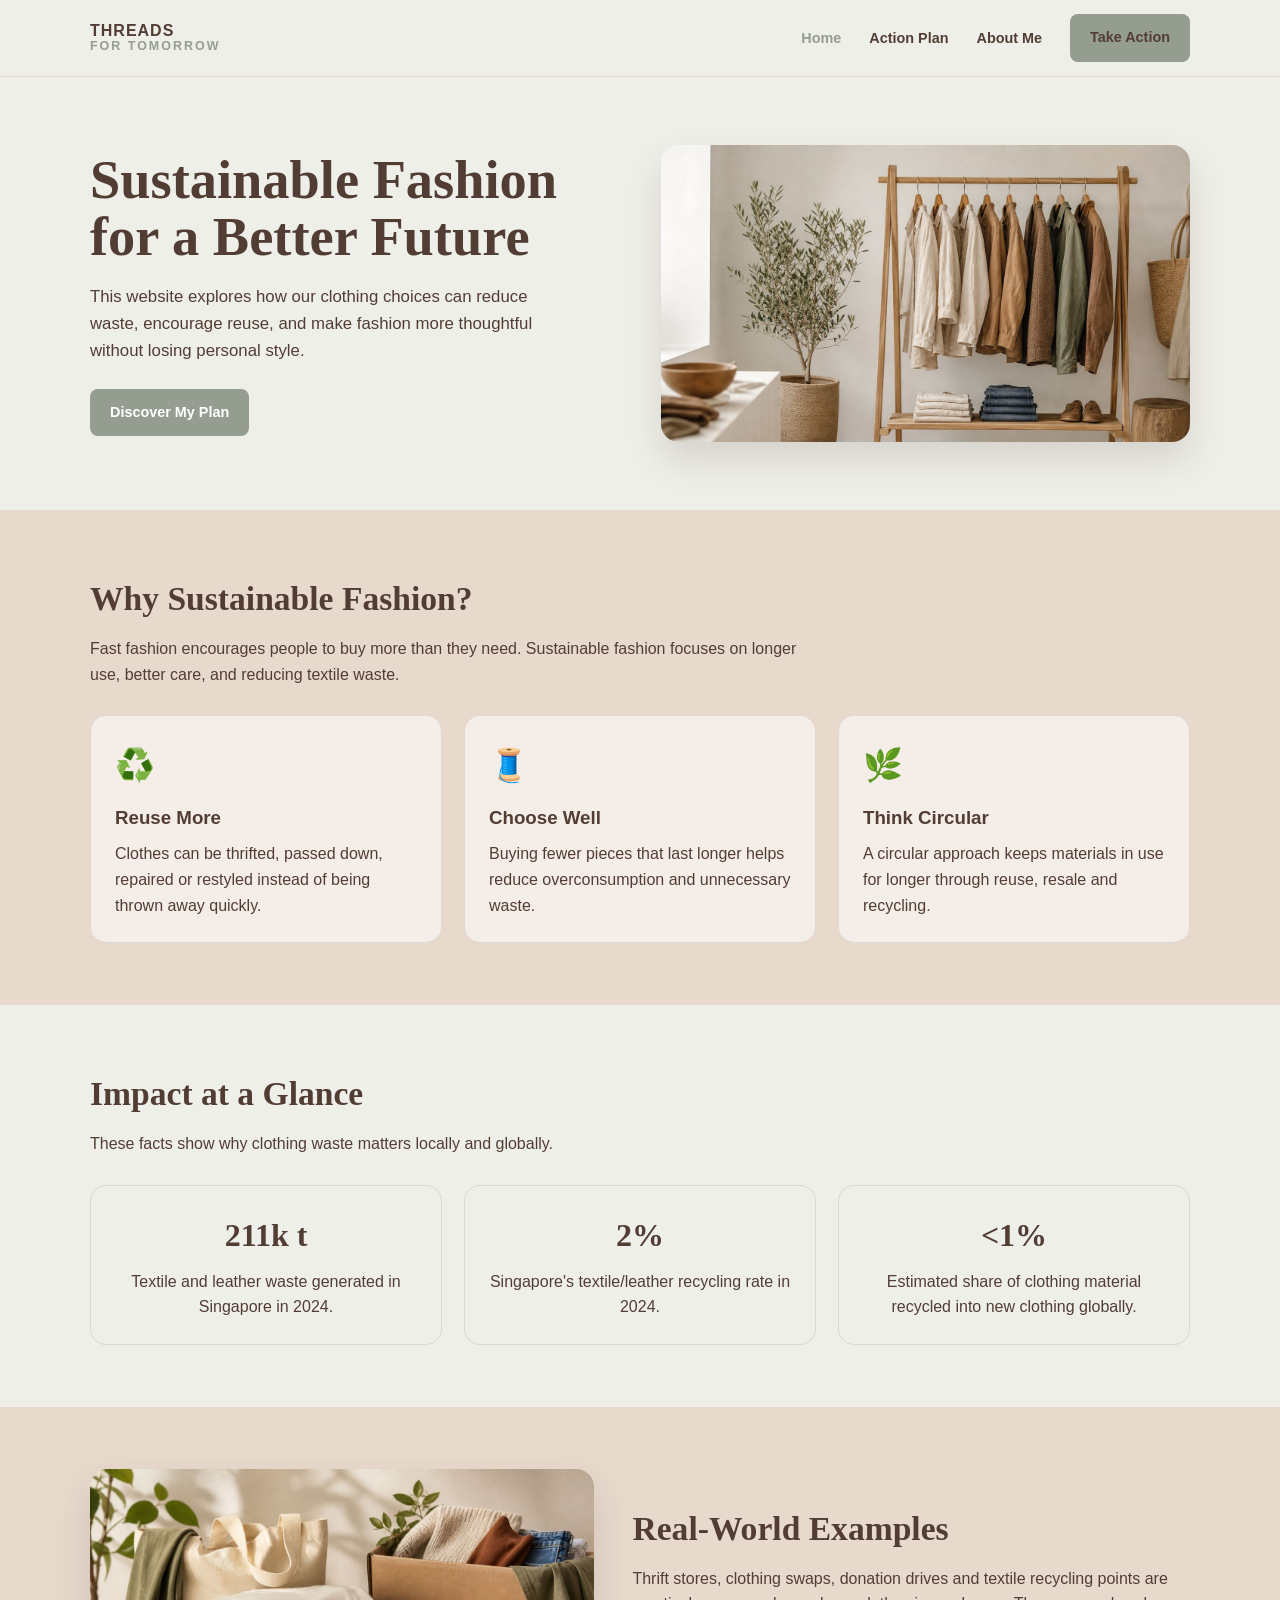
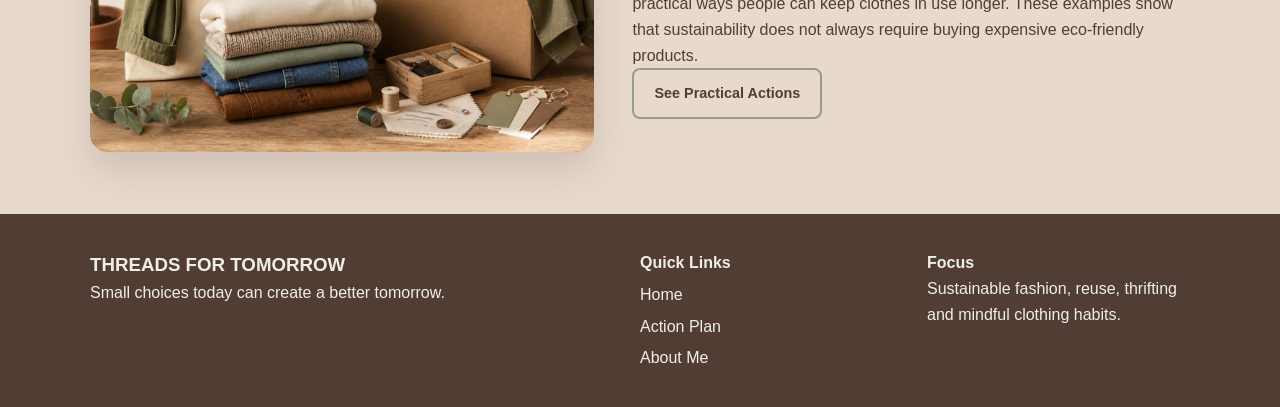
<file: index.html>
<!DOCTYPE html>
<html lang="en">
<head>
  <!-- Basic page setup and external stylesheet link -->
  <meta charset="UTF-8">
  <meta name="viewport" content="width=device-width, initial-scale=1.0">
  <title>Home | Threads for Tomorrow</title>
  <link rel="stylesheet" href="css/styles.css">
</head>
<body>
<!-- Header: consistent navigation across all three pages -->
<header class="site-header">
  <div class="container navbar">
    <a class="logo" href="index.html">THREADS<span>FOR TOMORROW</span></a>
    <nav aria-label="Main navigation">
      <ul class="nav-links">
        <li><a class="active" href="index.html">Home</a></li>
        <li><a  href="personal-action.html">Action Plan</a></li>
        <li><a  href="about-me.html">About Me</a></li>
        <li><a class="btn" href="personal-action.html">Take Action</a></li>
      </ul>
    </nav>
  </div>
</header>
<main class="fade-in">
  <!-- Hero: introduces the sustainable fashion topic -->
  <section class="container hero">
    <div class="hero-text">
      <h1>Sustainable Fashion for a Better Future</h1>
      <p>This website explores how our clothing choices can reduce waste, encourage reuse, and make fashion more thoughtful without losing personal style.</p>
      <a class="btn" href="personal-action.html">Discover My Plan</a>
    </div>
    <div class="hero-image">
      <!-- Image generated/edited for this school project; use own or free stock image and credit it in final submission. -->
      <img src="images/hero-clothes.jpg" alt="Earthy clothes on a wooden clothing rack">
    </div>
  </section>

  <!-- Key idea cards -->
  <section class="section alt">
    <div class="container">
      <h2 class="section-title">Why Sustainable Fashion?</h2>
      <p class="section-intro">Fast fashion encourages people to buy more than they need. Sustainable fashion focuses on longer use, better care, and reducing textile waste.</p>
      <div class="card-grid">
        <article class="card">
          <div class="icon">♻️</div>
          <h3>Reuse More</h3>
          <p>Clothes can be thrifted, passed down, repaired or restyled instead of being thrown away quickly.</p>
        </article>
        <article class="card">
          <div class="icon">🧵</div>
          <h3>Choose Well</h3>
          <p>Buying fewer pieces that last longer helps reduce overconsumption and unnecessary waste.</p>
        </article>
        <article class="card">
          <div class="icon">🌿</div>
          <h3>Think Circular</h3>
          <p>A circular approach keeps materials in use for longer through reuse, resale and recycling.</p>
        </article>
      </div>
    </div>
  </section>

  <!-- Statistics section with source comments -->
  <section class="section">
    <div class="container">
      <h2 class="section-title">Impact at a Glance</h2>
      <p class="section-intro">These facts show why clothing waste matters locally and globally.</p>
      <div class="stats">
        <div class="stat">
          <strong>211k t</strong>
          <p>Textile and leather waste generated in Singapore in 2024.</p>
        </div>
        <div class="stat">
          <strong>2%</strong>
          <p>Singapore's textile/leather recycling rate in 2024.</p>
        </div>
        <div class="stat">
          <strong>&lt;1%</strong>
          <p>Estimated share of clothing material recycled into new clothing globally.</p>
        </div>
      </div>
      <!-- Sources: NEA CY2024 waste statistics; Ellen MacArthur Foundation / Geneva Environment Network summary. -->
    </div>
  </section>

  <!-- Real-world example section -->
  <section class="section alt">
    <div class="container split">
      <div class="image-card">
        <img src="images/action-clothes.jpg" alt="Folded clothes, sewing tools and a donation box">
      </div>
      <div>
        <h2 class="section-title">Real-World Examples</h2>
        <p>Thrift stores, clothing swaps, donation drives and textile recycling points are practical ways people can keep clothes in use longer. These examples show that sustainability does not always require buying expensive eco-friendly products.</p>
        <a class="btn btn-outline" href="personal-action.html">See Practical Actions</a>
      </div>
    </div>
  </section>
</main>
<!-- Footer: repeated for consistency and simple site navigation -->
<footer class="site-footer">
  <div class="container footer-grid">
    <div>
      <h3>THREADS FOR TOMORROW</h3>
      <p>Small choices today can create a better tomorrow.</p>
    </div>
    <div>
      <h4>Quick Links</h4>
      <a href="index.html">Home</a>
      <a href="personal-action.html">Action Plan</a>
      <a href="about-me.html">About Me</a>
    </div>
    <div>
      <h4>Focus</h4>
      <p>Sustainable fashion, reuse, thrifting and mindful clothing habits.</p>
    </div>
  </div>
</footer>
</body>
</html>
</file>
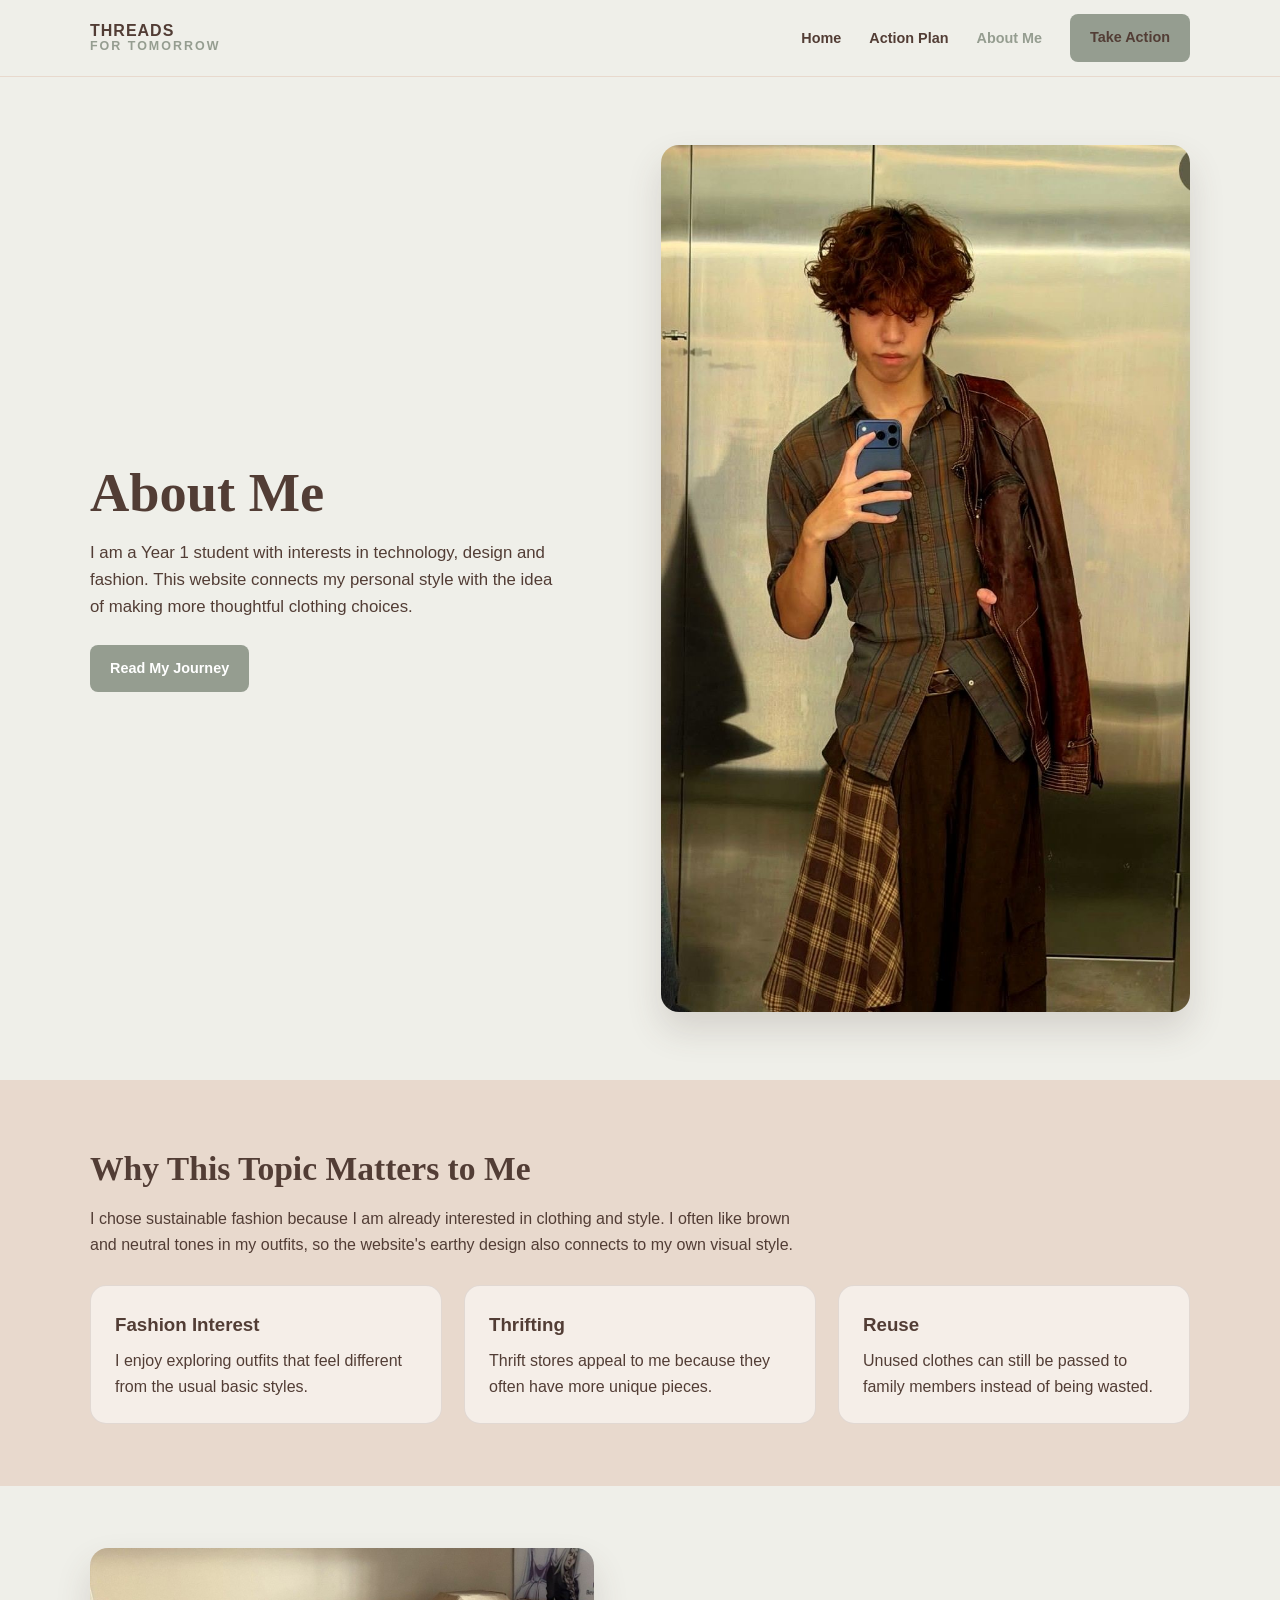
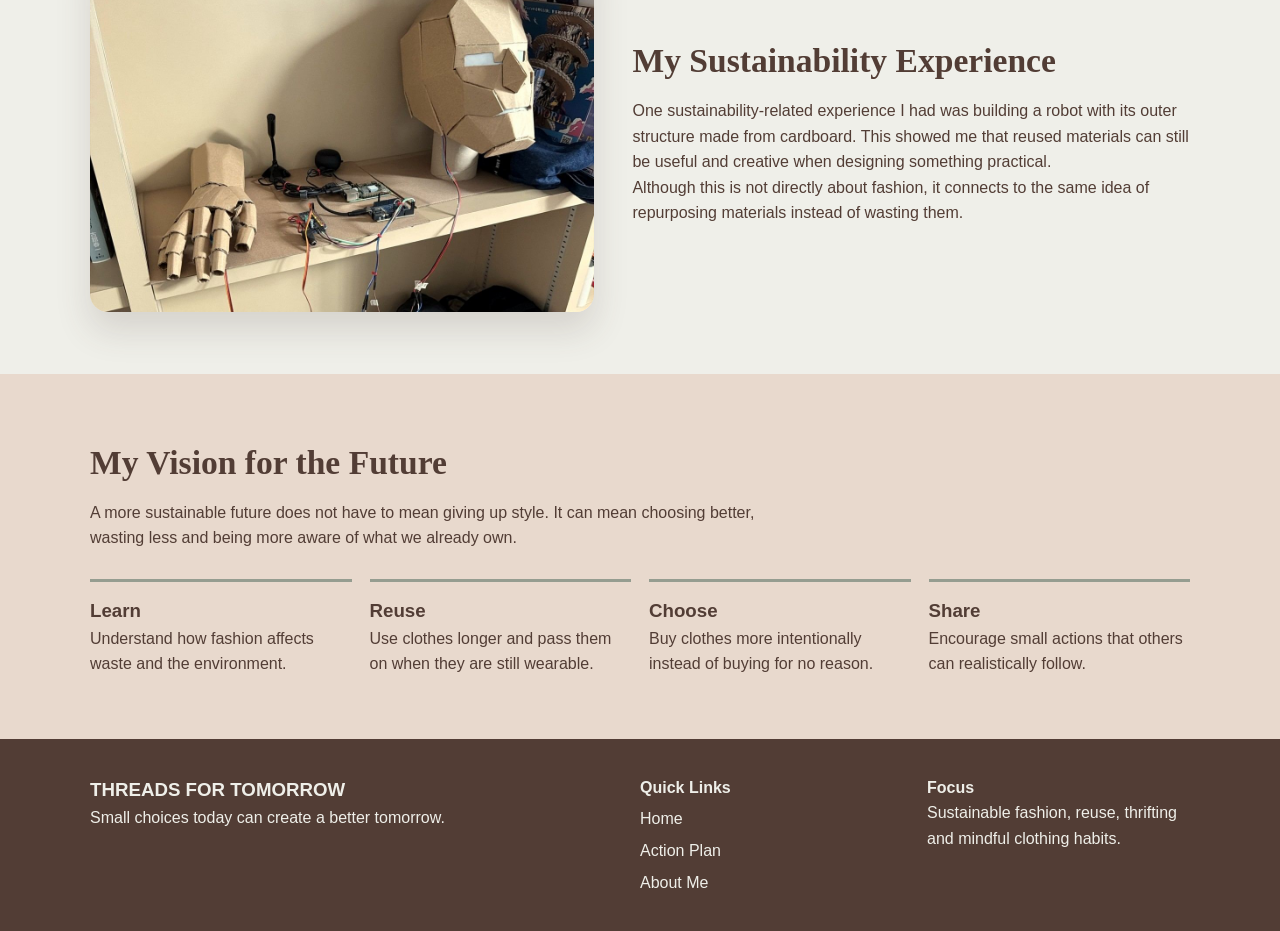
<file: about-me.html>
<!DOCTYPE html>
<html lang="en">
<head>
  <!-- Basic page setup and external stylesheet link -->
  <meta charset="UTF-8">
  <meta name="viewport" content="width=device-width, initial-scale=1.0">
  <title>About Me | Threads for Tomorrow</title>
  <link rel="stylesheet" href="css/styles.css">
</head>
<body>
<!-- Header: consistent navigation across all three pages -->
<header class="site-header">
  <div class="container navbar">
    <a class="logo" href="index.html">THREADS<span>FOR TOMORROW</span></a>
    <nav aria-label="Main navigation">
      <ul class="nav-links">
        <li><a  href="index.html">Home</a></li>
        <li><a  href="personal-action.html">Action Plan</a></li>
        <li><a class="active" href="about-me.html">About Me</a></li>
        <li><a class="btn" href="personal-action.html">Take Action</a></li>
      </ul>
    </nav>
  </div>
</header>
<main class="fade-in">
  <!-- About Me introduction with profile image -->
  <section class="container hero">
    <div class="hero-text">
      <h1>About Me</h1>
      <p>I am a Year 1 student with interests in technology, design and fashion. This website connects my personal style with the idea of making more thoughtful clothing choices.</p>
      <a class="btn" href="#journey">Read My Journey</a>
    </div>
    <div class="hero-image">
      <!-- Personal photo should be your own image for final submission. -->
      <img src="images/profile.jpg" alt="Personal portrait in earthy brown clothing">
    </div>
  </section>

  <!-- Personal connection to sustainability -->
  <section class="section alt">
    <div class="container">
      <h2 class="section-title">Why This Topic Matters to Me</h2>
      <p class="section-intro">I chose sustainable fashion because I am already interested in clothing and style. I often like brown and neutral tones in my outfits, so the website's earthy design also connects to my own visual style.</p>
      <div class="card-grid">
        <article class="card"><h3>Fashion Interest</h3><p>I enjoy exploring outfits that feel different from the usual basic styles.</p></article>
        <article class="card"><h3>Thrifting</h3><p>Thrift stores appeal to me because they often have more unique pieces.</p></article>
        <article class="card"><h3>Reuse</h3><p>Unused clothes can still be passed to family members instead of being wasted.</p></article>
      </div>
    </div>
  </section>

  <!-- Sustainability example from cardboard robot -->
  <section id="journey" class="section">
    <div class="container split">
      <div class="image-card">
        <img src="images/robot-cardboard.jpg" alt="Robot project made with reused cardboard exterior">
      </div>
      <div>
        <h2 class="section-title">My Sustainability Experience</h2>
        <p>One sustainability-related experience I had was building a robot with its outer structure made from cardboard. This showed me that reused materials can still be useful and creative when designing something practical.</p>
        <p>Although this is not directly about fashion, it connects to the same idea of repurposing materials instead of wasting them.</p>
      </div>
    </div>
  </section>

  <!-- Future vision timeline -->
  <section class="section alt">
    <div class="container">
      <h2 class="section-title">My Vision for the Future</h2>
      <p class="section-intro">A more sustainable future does not have to mean giving up style. It can mean choosing better, wasting less and being more aware of what we already own.</p>
      <div class="timeline">
        <div class="timeline-item"><h3>Learn</h3><p>Understand how fashion affects waste and the environment.</p></div>
        <div class="timeline-item"><h3>Reuse</h3><p>Use clothes longer and pass them on when they are still wearable.</p></div>
        <div class="timeline-item"><h3>Choose</h3><p>Buy clothes more intentionally instead of buying for no reason.</p></div>
        <div class="timeline-item"><h3>Share</h3><p>Encourage small actions that others can realistically follow.</p></div>
      </div>
    </div>
  </section>
</main>
<!-- Footer: repeated for consistency and simple site navigation -->
<footer class="site-footer">
  <div class="container footer-grid">
    <div>
      <h3>THREADS FOR TOMORROW</h3>
      <p>Small choices today can create a better tomorrow.</p>
    </div>
    <div>
      <h4>Quick Links</h4>
      <a href="index.html">Home</a>
      <a href="personal-action.html">Action Plan</a>
      <a href="about-me.html">About Me</a>
    </div>
    <div>
      <h4>Focus</h4>
      <p>Sustainable fashion, reuse, thrifting and mindful clothing habits.</p>
    </div>
  </div>
</footer>
</body>
</html>
</file>
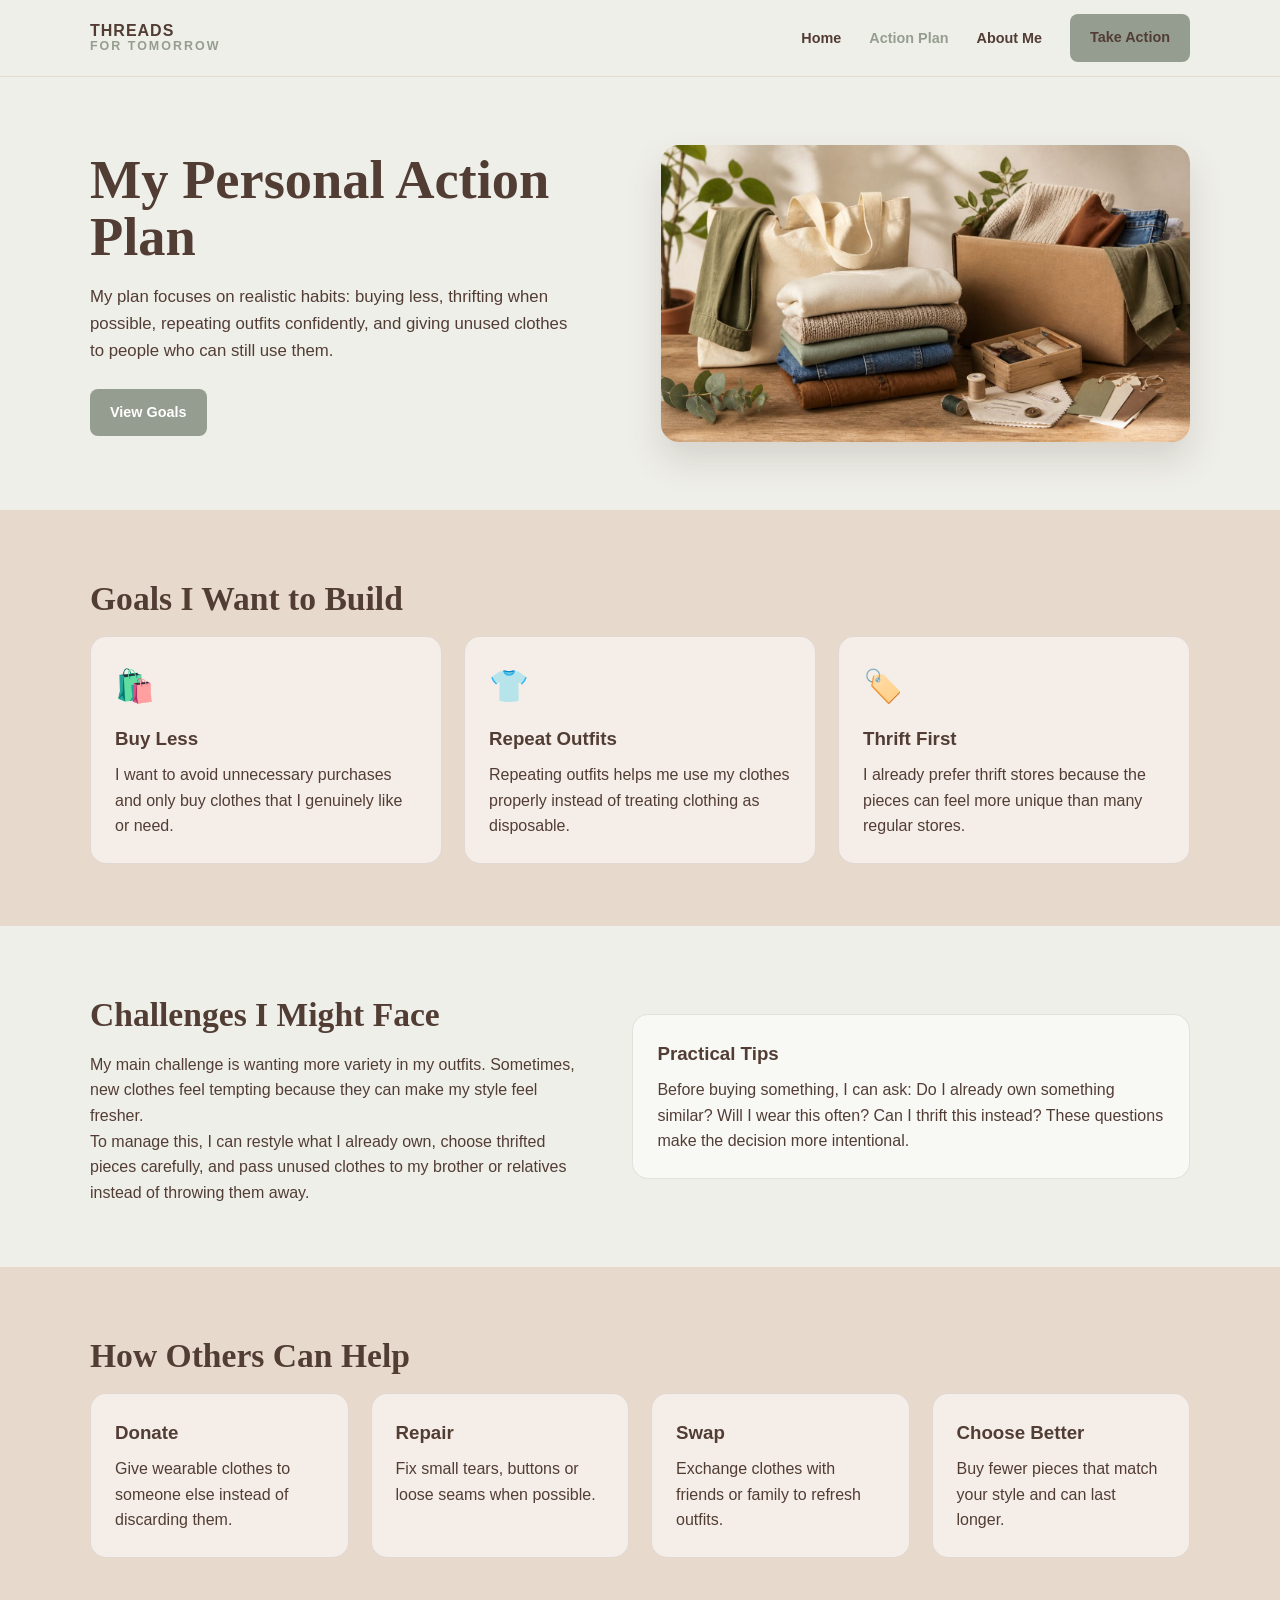
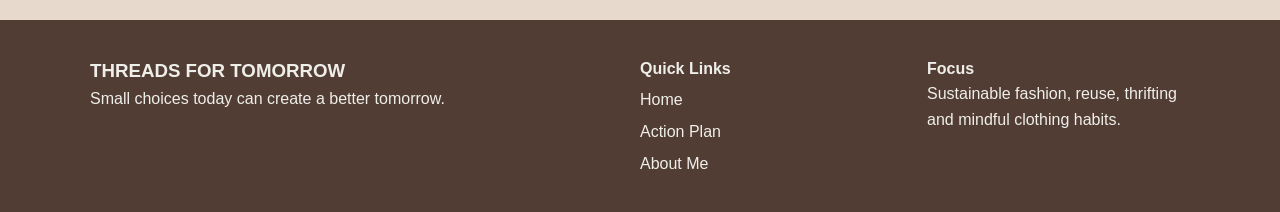
<file: personal-action.html>
<!DOCTYPE html>
<html lang="en">
<head>
  <!-- Basic page setup and external stylesheet link -->
  <meta charset="UTF-8">
  <meta name="viewport" content="width=device-width, initial-scale=1.0">
  <title>Personal Action Plan | Threads for Tomorrow</title>
  <link rel="stylesheet" href="css/styles.css">
</head>
<body>
<!-- Header: consistent navigation across all three pages -->
<header class="site-header">
  <div class="container navbar">
    <a class="logo" href="index.html">THREADS<span>FOR TOMORROW</span></a>
    <nav aria-label="Main navigation">
      <ul class="nav-links">
        <li><a  href="index.html">Home</a></li>
        <li><a class="active" href="personal-action.html">Action Plan</a></li>
        <li><a  href="about-me.html">About Me</a></li>
        <li><a class="btn" href="personal-action.html">Take Action</a></li>
      </ul>
    </nav>
  </div>
</header>
<main class="fade-in">
  <!-- Page introduction -->
  <section class="container hero">
    <div class="hero-text">
      <h1>My Personal Action Plan</h1>
      <p>My plan focuses on realistic habits: buying less, thrifting when possible, repeating outfits confidently, and giving unused clothes to people who can still use them.</p>
      <a class="btn" href="#goals">View Goals</a>
    </div>
    <div class="hero-image">
      <img src="images/action-clothes.jpg" alt="Clothes prepared for reuse, repair and donation">
    </div>
  </section>

  <!-- Personal goals -->
  <section id="goals" class="section alt">
    <div class="container">
      <h2 class="section-title">Goals I Want to Build</h2>
      <div class="card-grid">
        <article class="card">
          <div class="icon">🛍️</div>
          <h3>Buy Less</h3>
          <p>I want to avoid unnecessary purchases and only buy clothes that I genuinely like or need.</p>
        </article>
        <article class="card">
          <div class="icon">👕</div>
          <h3>Repeat Outfits</h3>
          <p>Repeating outfits helps me use my clothes properly instead of treating clothing as disposable.</p>
        </article>
        <article class="card">
          <div class="icon">🏷️</div>
          <h3>Thrift First</h3>
          <p>I already prefer thrift stores because the pieces can feel more unique than many regular stores.</p>
        </article>
      </div>
    </div>
  </section>

  <!-- Challenges and solutions -->
  <section class="section">
    <div class="container split">
      <div>
        <h2 class="section-title">Challenges I Might Face</h2>
        <p>My main challenge is wanting more variety in my outfits. Sometimes, new clothes feel tempting because they can make my style feel fresher.</p>
        <p>To manage this, I can restyle what I already own, choose thrifted pieces carefully, and pass unused clothes to my brother or relatives instead of throwing them away.</p>
      </div>
      <div class="card">
        <h3>Practical Tips</h3>
        <p>Before buying something, I can ask: Do I already own something similar? Will I wear this often? Can I thrift this instead? These questions make the decision more intentional.</p>
      </div>
    </div>
  </section>

  <!-- Tips for other people -->
  <section class="section alt">
    <div class="container">
      <h2 class="section-title">How Others Can Help</h2>
      <div class="card-grid four">
        <article class="card"><h3>Donate</h3><p>Give wearable clothes to someone else instead of discarding them.</p></article>
        <article class="card"><h3>Repair</h3><p>Fix small tears, buttons or loose seams when possible.</p></article>
        <article class="card"><h3>Swap</h3><p>Exchange clothes with friends or family to refresh outfits.</p></article>
        <article class="card"><h3>Choose Better</h3><p>Buy fewer pieces that match your style and can last longer.</p></article>
      </div>
    </div>
  </section>
</main>
<!-- Footer: repeated for consistency and simple site navigation -->
<footer class="site-footer">
  <div class="container footer-grid">
    <div>
      <h3>THREADS FOR TOMORROW</h3>
      <p>Small choices today can create a better tomorrow.</p>
    </div>
    <div>
      <h4>Quick Links</h4>
      <a href="index.html">Home</a>
      <a href="personal-action.html">Action Plan</a>
      <a href="about-me.html">About Me</a>
    </div>
    <div>
      <h4>Focus</h4>
      <p>Sustainable fashion, reuse, thrifting and mindful clothing habits.</p>
    </div>
  </div>
</footer>
</body>
</html>
</file>
<file: css/styles.css>
/* 
  Main stylesheet for Threads for Tomorrow.
  Colour palette inspired by earthy sustainable fashion tones:
  cream (#EFEFE9), beige (#E8D9CD), brown (#523D35), muted green (#959D90).
*/

/* Basic reset for consistent spacing across browsers */
* {
  box-sizing: border-box;
  margin: 0;
  padding: 0;
}

/* Global page styling */
body {
  font-family: Arial, Helvetica, sans-serif;
  background-color: #EFEFE9;
  color: #523D35;
  line-height: 1.6;
}

/* Reusable page width container */
.container {
  width: 90%;
  max-width: 1100px;
  margin: 0 auto;
}

/* Header and navigation */
.site-header {
  background-color: #EFEFE9;
  border-bottom: 1px solid #E8D9CD;
  position: sticky;
  top: 0;
  z-index: 10;
}

.navbar {
  min-height: 76px;
  display: flex;
  align-items: center;
  justify-content: space-between;
}

.logo {
  font-weight: 800;
  letter-spacing: 1px;
  color: #523D35;
  text-decoration: none;
  line-height: 1.1;
}

.logo span {
  display: block;
  font-size: 0.78rem;
  font-weight: 600;
  letter-spacing: 2px;
  color: #959D90;
}

.nav-links {
  display: flex;
  align-items: center;
  gap: 28px;
  list-style: none;
}

.nav-links a {
  color: #523D35;
  text-decoration: none;
  font-size: 0.9rem;
  font-weight: 700;
  transition: color 0.25s ease;
}

.nav-links a:hover,
.nav-links a.active {
  color: #959D90;
}

/* Buttons and hover effects */
.btn {
  display: inline-block;
  background-color: #959D90;
  color: #ffffff;
  text-decoration: none;
  padding: 12px 20px;
  border-radius: 8px;
  font-weight: 700;
  font-size: 0.9rem;
  transition: transform 0.25s ease, background-color 0.25s ease, box-shadow 0.25s ease;
}

.btn:hover {
  transform: scale(1.06);
  background-color: #7E887B;
  box-shadow: 0 10px 20px rgba(82, 61, 53, 0.18);
}

.btn-outline {
  background-color: transparent;
  color: #523D35;
  border: 2px solid #959D90;
}

.btn-outline:hover {
  background-color: #959D90;
  color: #ffffff;
}

/* Hero sections */
.hero {
  display: grid;
  grid-template-columns: 1fr 1fr;
  gap: 42px;
  align-items: center;
  padding: 68px 0;
}

.hero-text h1 {
  font-family: Georgia, 'Times New Roman', serif;
  font-size: 3.4rem;
  line-height: 1.05;
  margin-bottom: 18px;
}

.hero-text p {
  font-size: 1.05rem;
  max-width: 480px;
  margin-bottom: 24px;
}

.hero-image img,
.image-card img {
  width: 100%;
  display: block;
  border-radius: 18px;
  box-shadow: 0 18px 35px rgba(82, 61, 53, 0.16);
}

/* Shared section styles */
.section {
  padding: 62px 0;
}

.section.alt {
  background-color: #E8D9CD;
}

.section-title {
  font-family: Georgia, 'Times New Roman', serif;
  font-size: 2.1rem;
  margin-bottom: 10px;
}

.section-intro {
  max-width: 720px;
  margin-bottom: 28px;
}

/* Cards */
.card-grid {
  display: grid;
  grid-template-columns: repeat(3, 1fr);
  gap: 22px;
}

.card-grid.four {
  grid-template-columns: repeat(4, 1fr);
}

.card {
  background-color: rgba(255, 255, 255, 0.55);
  padding: 24px;
  border-radius: 16px;
  border: 1px solid rgba(82, 61, 53, 0.12);
  transition: transform 0.25s ease, box-shadow 0.25s ease;
}

.card:hover {
  transform: translateY(-6px);
  box-shadow: 0 14px 25px rgba(82, 61, 53, 0.13);
}

.card .icon {
  font-size: 2rem;
  margin-bottom: 12px;
}

.card h3 {
  margin-bottom: 8px;
}

/* Statistics */
.stats {
  display: grid;
  grid-template-columns: repeat(3, 1fr);
  gap: 22px;
}

.stat {
  text-align: center;
  padding: 24px;
  background-color: #EFEFE9;
  border-radius: 16px;
  border: 1px solid rgba(82, 61, 53, 0.12);
}

.stat strong {
  display: block;
  font-family: Georgia, 'Times New Roman', serif;
  font-size: 2rem;
  margin-bottom: 8px;
}

/* Two-column content block */
.split {
  display: grid;
  grid-template-columns: 0.95fr 1.05fr;
  gap: 38px;
  align-items: center;
}

/* Timeline for action/about pages */
.timeline {
  display: grid;
  grid-template-columns: repeat(4, 1fr);
  gap: 18px;
  margin-top: 24px;
}

.timeline-item {
  border-top: 3px solid #959D90;
  padding-top: 14px;
}

/* Footer */
.site-footer {
  background-color: #523D35;
  color: #EFEFE9;
  padding: 36px 0;
}

.footer-grid {
  display: grid;
  grid-template-columns: 2fr 1fr 1fr;
  gap: 24px;
}

.site-footer a {
  color: #EFEFE9;
  display: block;
  margin-top: 6px;
  text-decoration: none;
}

.site-footer a:hover {
  color: #E8D9CD;
}

/* Simple fade-in animation for main content */
.fade-in {
  animation: fadeIn 0.7s ease both;
}

@keyframes fadeIn {
  from {
    opacity: 0;
    transform: translateY(14px);
  }

  to {
    opacity: 1;
    transform: translateY(0);
  }
}

/* Responsive fallback so the site still works on smaller screens */
@media (max-width: 850px) {
  .hero,
  .split {
    grid-template-columns: 1fr;
  }

  .card-grid,
  .card-grid.four,
  .stats,
  .timeline,
  .footer-grid {
    grid-template-columns: 1fr;
  }

  .navbar {
    flex-direction: column;
    padding: 18px 0;
    gap: 14px;
  }

  .nav-links {
    flex-wrap: wrap;
    justify-content: center;
  }

  .hero-text h1 {
    font-size: 2.5rem;
  }
}
</file>
